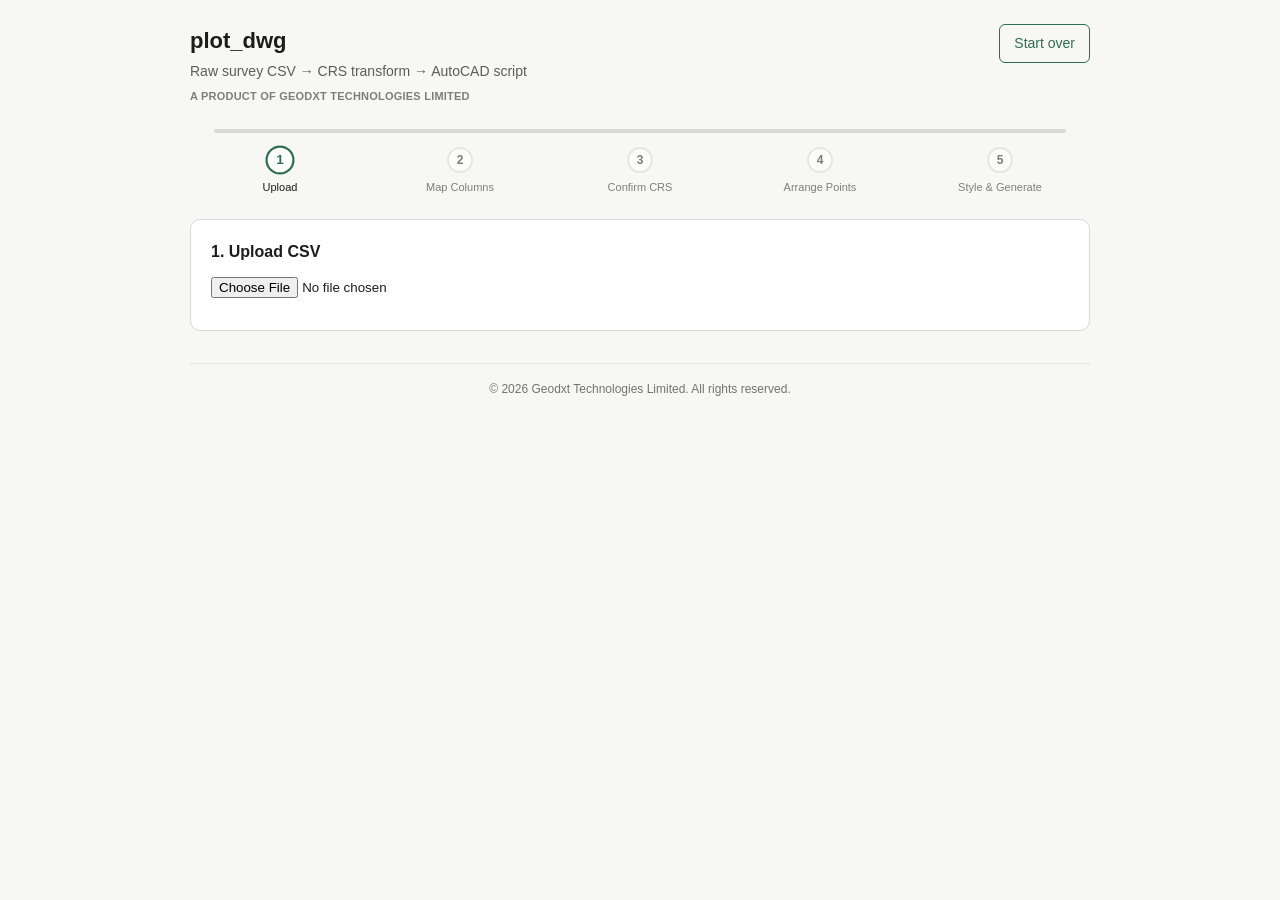
<file: frontend/index.html>
<!doctype html>
<html lang="en">
<head>
<meta charset="utf-8" />
<meta name="viewport" content="width=device-width, initial-scale=1" />
<title>plot_dwg — Upload</title>
<link rel="stylesheet" href="style.css" />
</head>
<body data-stage="1">
<header>
  <div class="header-row">
    <div>
      <h1>plot_dwg</h1>
      <p class="tagline">Raw survey CSV &rarr; CRS transform &rarr; AutoCAD script</p>
      <p class="brand">A product of Geodxt Technologies Limited</p>
    </div>
    <button id="btn-start-over" class="secondary">Start over</button>
  </div>
</header>

<div id="stepper" class="stepper"></div>

<main>
  <section class="card">
    <h2>1. Upload CSV</h2>
    <input type="file" id="file-input" accept=".csv" />
    <p id="upload-status" class="hint"></p>
  </section>
</main>

<footer>
  <p>&copy; <span id="footer-year"></span> Geodxt Technologies Limited. All rights reserved.</p>
</footer>

<script src="app.js"></script>
</body>
</html>
</file>
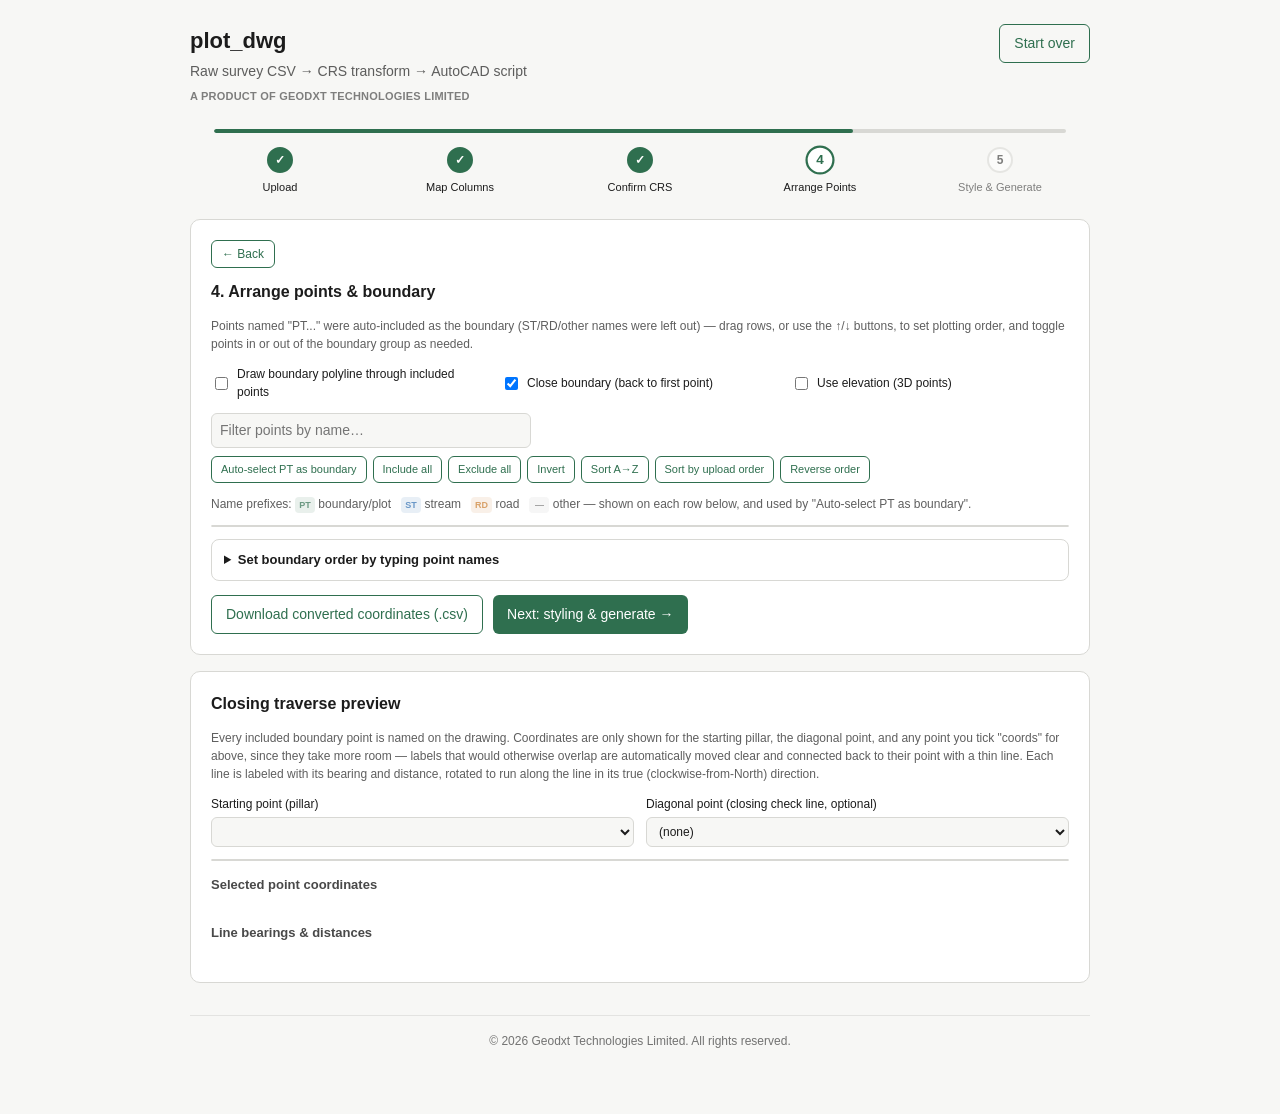
<file: frontend/arrange.html>
<!doctype html>
<html lang="en">
<head>
<meta charset="utf-8" />
<meta name="viewport" content="width=device-width, initial-scale=1" />
<title>plot_dwg — Arrange Points</title>
<link rel="stylesheet" href="style.css" />
</head>
<body data-stage="4">
<header>
  <div class="header-row">
    <div>
      <h1>plot_dwg</h1>
      <p class="tagline">Raw survey CSV &rarr; CRS transform &rarr; AutoCAD script</p>
      <p class="brand">A product of Geodxt Technologies Limited</p>
    </div>
    <button id="btn-start-over" class="secondary">Start over</button>
  </div>
</header>

<div id="stepper" class="stepper"></div>

<main>
  <section class="card">
    <button class="secondary btn-back" data-target="crs.html">&larr; Back</button>
    <h2>4. Arrange points &amp; boundary</h2>
    <p class="hint">Points named "PT..." were auto-included as the boundary (ST/RD/other names were left out) — drag rows, or use the ↑/↓ buttons, to set plotting order, and toggle points in or out of the boundary group as needed.</p>
    <div class="grid">
      <label class="inline"><input type="checkbox" id="opt-draw-boundary" /> Draw boundary polyline through included points</label>
      <label class="inline"><input type="checkbox" id="opt-closed" checked /> Close boundary (back to first point)</label>
      <label class="inline"><input type="checkbox" id="opt-3d" /> Use elevation (3D points)</label>
    </div>

    <div class="arrange-toolbar">
      <input type="text" id="point-filter" placeholder="Filter points by name…" />
      <div class="toolbar-buttons">
        <button type="button" id="btn-auto-select-pt" class="secondary small" title='Include only points whose name starts with "PT"'>Auto-select PT as boundary</button>
        <button type="button" id="btn-boundary-all" class="secondary small">Include all</button>
        <button type="button" id="btn-boundary-none" class="secondary small">Exclude all</button>
        <button type="button" id="btn-boundary-invert" class="secondary small">Invert</button>
        <button type="button" id="btn-sort-name" class="secondary small">Sort A→Z</button>
        <button type="button" id="btn-sort-original" class="secondary small">Sort by upload order</button>
        <button type="button" id="btn-reverse-order" class="secondary small">Reverse order</button>
      </div>
    </div>
    <p class="hint">Name prefixes: <span class="type-badge type-pt">PT</span> boundary/plot &nbsp; <span class="type-badge type-st">ST</span> stream &nbsp; <span class="type-badge type-rd">RD</span> road &nbsp; <span class="type-badge type-other">—</span> other — shown on each row below, and used by "Auto-select PT as boundary".</p>

    <ul id="point-list" class="point-list"></ul>

    <details class="order-by-name">
      <summary>Set boundary order by typing point names</summary>
      <p class="hint">Paste or type point names in the order the boundary should trace, separated by commas or new lines. Points you don't mention keep their current relative order and are moved to the end.</p>
      <textarea id="order-by-name-input" rows="3" placeholder="PL1, PL2, PL3, PL4, PL5, PEG 1, PEG 2, PEG 3..."></textarea>
      <button type="button" id="btn-apply-name-order" class="secondary">Apply order</button>
      <p id="order-by-name-status" class="hint"></p>
    </details>

    <div class="actions">
      <button id="btn-download-csv" class="secondary">Download converted coordinates (.csv)</button>
      <button id="btn-style">Next: styling &amp; generate &rarr;</button>
    </div>
  </section>

  <section class="card">
    <h2>Closing traverse preview</h2>
    <p class="hint">Every included boundary point is named on the drawing. Coordinates are only shown for the starting pillar, the diagonal point, and any point you tick "coords" for above, since they take more room — labels that would otherwise overlap are automatically moved clear and connected back to their point with a thin line. Each line is labeled with its bearing and distance, rotated to run along the line in its true (clockwise-from-North) direction.</p>
    <div class="grid">
      <label>Starting point (pillar)
        <select id="traverse-start"></select>
      </label>
      <label>Diagonal point (closing check line, optional)
        <select id="traverse-diagonal"><option value="">(none)</option></select>
      </label>
    </div>
    <div id="traverse-svg" class="traverse-svg"></div>
    <p id="traverse-stats" class="traverse-stats"></p>
    <h3>Selected point coordinates</h3>
    <div class="table-wrap">
      <table id="traverse-points-table" class="preview"></table>
    </div>
    <h3>Line bearings &amp; distances</h3>
    <div class="table-wrap">
      <table id="traverse-table" class="preview"></table>
    </div>
  </section>
</main>

<footer>
  <p>&copy; <span id="footer-year"></span> Geodxt Technologies Limited. All rights reserved.</p>
</footer>

<script src="app.js"></script>
</body>
</html>
</file>
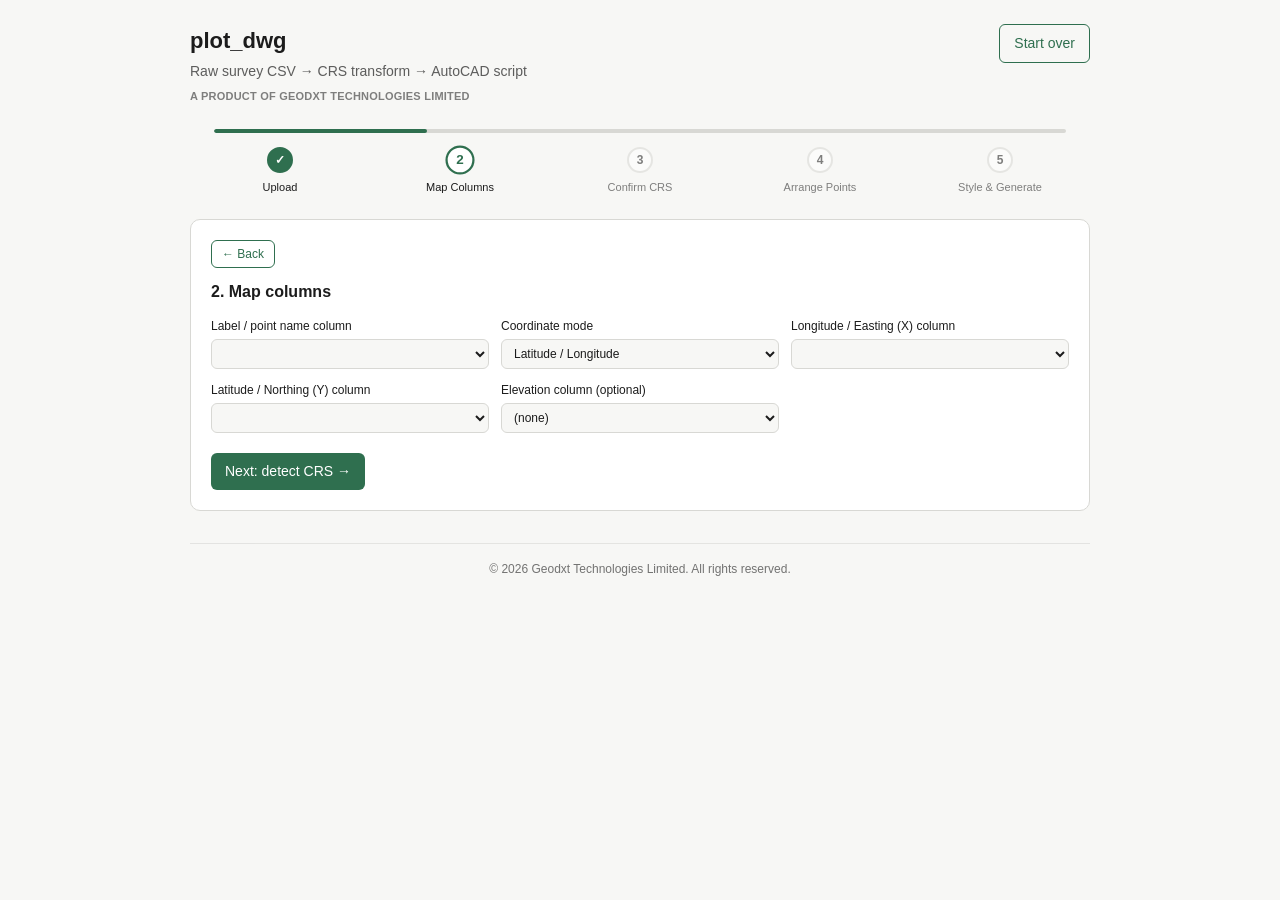
<file: frontend/columns.html>
<!doctype html>
<html lang="en">
<head>
<meta charset="utf-8" />
<meta name="viewport" content="width=device-width, initial-scale=1" />
<title>plot_dwg — Map Columns</title>
<link rel="stylesheet" href="style.css" />
</head>
<body data-stage="2">
<header>
  <div class="header-row">
    <div>
      <h1>plot_dwg</h1>
      <p class="tagline">Raw survey CSV &rarr; CRS transform &rarr; AutoCAD script</p>
      <p class="brand">A product of Geodxt Technologies Limited</p>
    </div>
    <button id="btn-start-over" class="secondary">Start over</button>
  </div>
</header>

<div id="stepper" class="stepper"></div>

<main>
  <section class="card">
    <button class="secondary btn-back" data-target="index.html">&larr; Back</button>
    <h2>2. Map columns</h2>
    <div class="grid">
      <label>Label / point name column
        <select id="col-label"></select>
      </label>
      <label>Coordinate mode
        <select id="coord-mode">
          <option value="latlong">Latitude / Longitude</option>
          <option value="northeast">North / East (already projected)</option>
        </select>
      </label>
      <label id="lbl-x">Longitude / Easting (X) column
        <select id="col-x"></select>
      </label>
      <label id="lbl-y">Latitude / Northing (Y) column
        <select id="col-y"></select>
      </label>
      <label>Elevation column (optional)
        <select id="col-z"><option value="">(none)</option></select>
      </label>
    </div>
    <table id="preview-table" class="preview"></table>
    <button id="btn-detect-crs">Next: detect CRS &rarr;</button>
  </section>
</main>

<footer>
  <p>&copy; <span id="footer-year"></span> Geodxt Technologies Limited. All rights reserved.</p>
</footer>

<script src="app.js"></script>
</body>
</html>
</file>
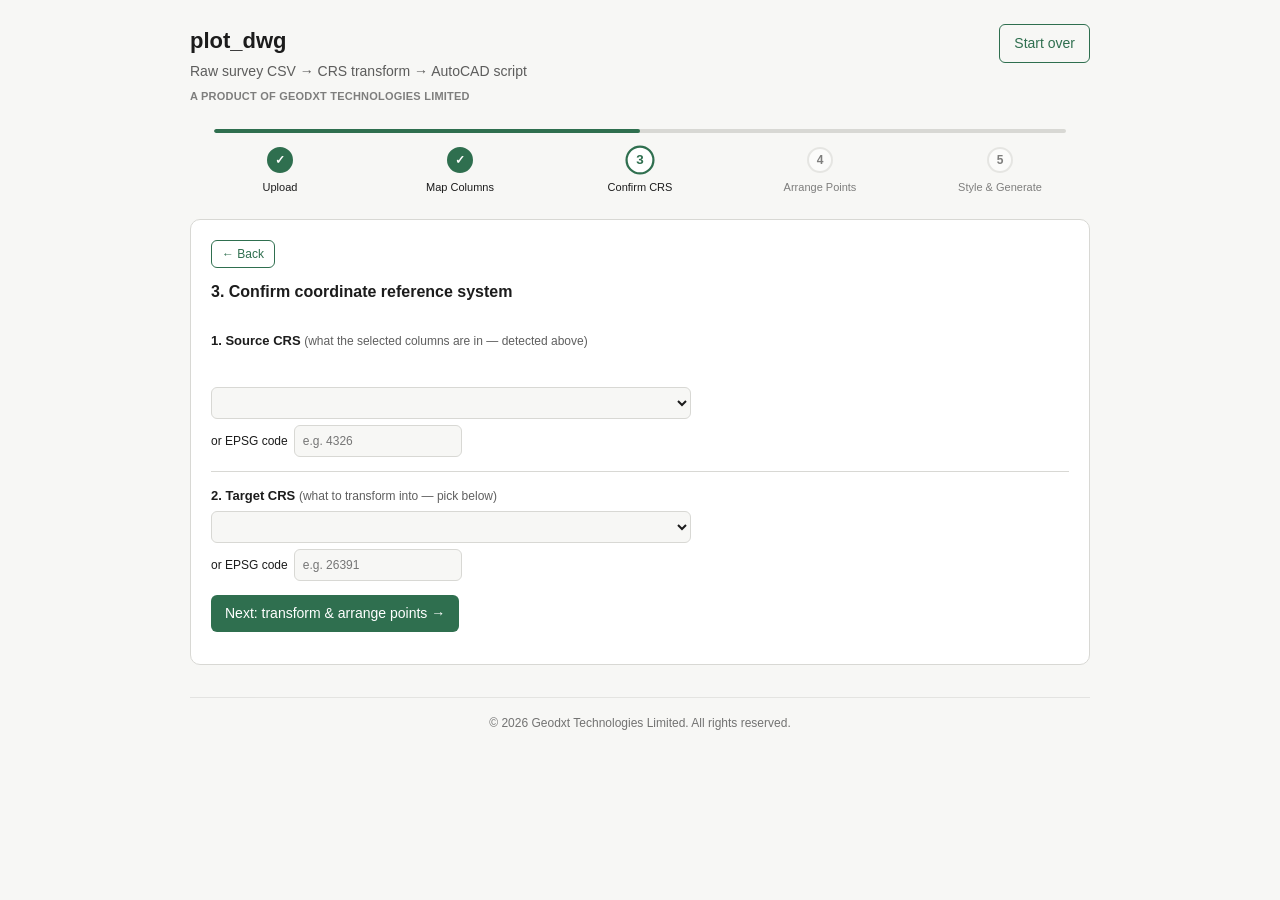
<file: frontend/crs.html>
<!doctype html>
<html lang="en">
<head>
<meta charset="utf-8" />
<meta name="viewport" content="width=device-width, initial-scale=1" />
<title>plot_dwg — Confirm CRS</title>
<link rel="stylesheet" href="style.css" />
</head>
<body data-stage="3">
<header>
  <div class="header-row">
    <div>
      <h1>plot_dwg</h1>
      <p class="tagline">Raw survey CSV &rarr; CRS transform &rarr; AutoCAD script</p>
      <p class="brand">A product of Geodxt Technologies Limited</p>
    </div>
    <button id="btn-start-over" class="secondary">Start over</button>
  </div>
</header>

<div id="stepper" class="stepper"></div>

<main>
  <section class="card">
    <button class="secondary btn-back" data-target="columns.html">&larr; Back</button>
    <h2>3. Confirm coordinate reference system</h2>
    <div class="crs-block">
      <h3>1. Source CRS <span class="hint">(what the selected columns are in — detected above)</span></h3>
      <p id="crs-guess-note" class="hint"></p>
      <select id="src-crs"></select>
      <label class="inline">or EPSG code <input type="number" id="src-epsg-custom" placeholder="e.g. 4326" /></label>
    </div>
    <div class="crs-block">
      <h3>2. Target CRS <span class="hint">(what to transform into — pick below)</span></h3>
      <select id="dst-crs"></select>
      <label class="inline">or EPSG code <input type="number" id="dst-epsg-custom" placeholder="e.g. 26391" /></label>
    </div>
    <button id="btn-transform">Next: transform &amp; arrange points &rarr;</button>
    <p id="transform-status" class="hint"></p>
  </section>
</main>

<footer>
  <p>&copy; <span id="footer-year"></span> Geodxt Technologies Limited. All rights reserved.</p>
</footer>

<script src="app.js"></script>
</body>
</html>
</file>
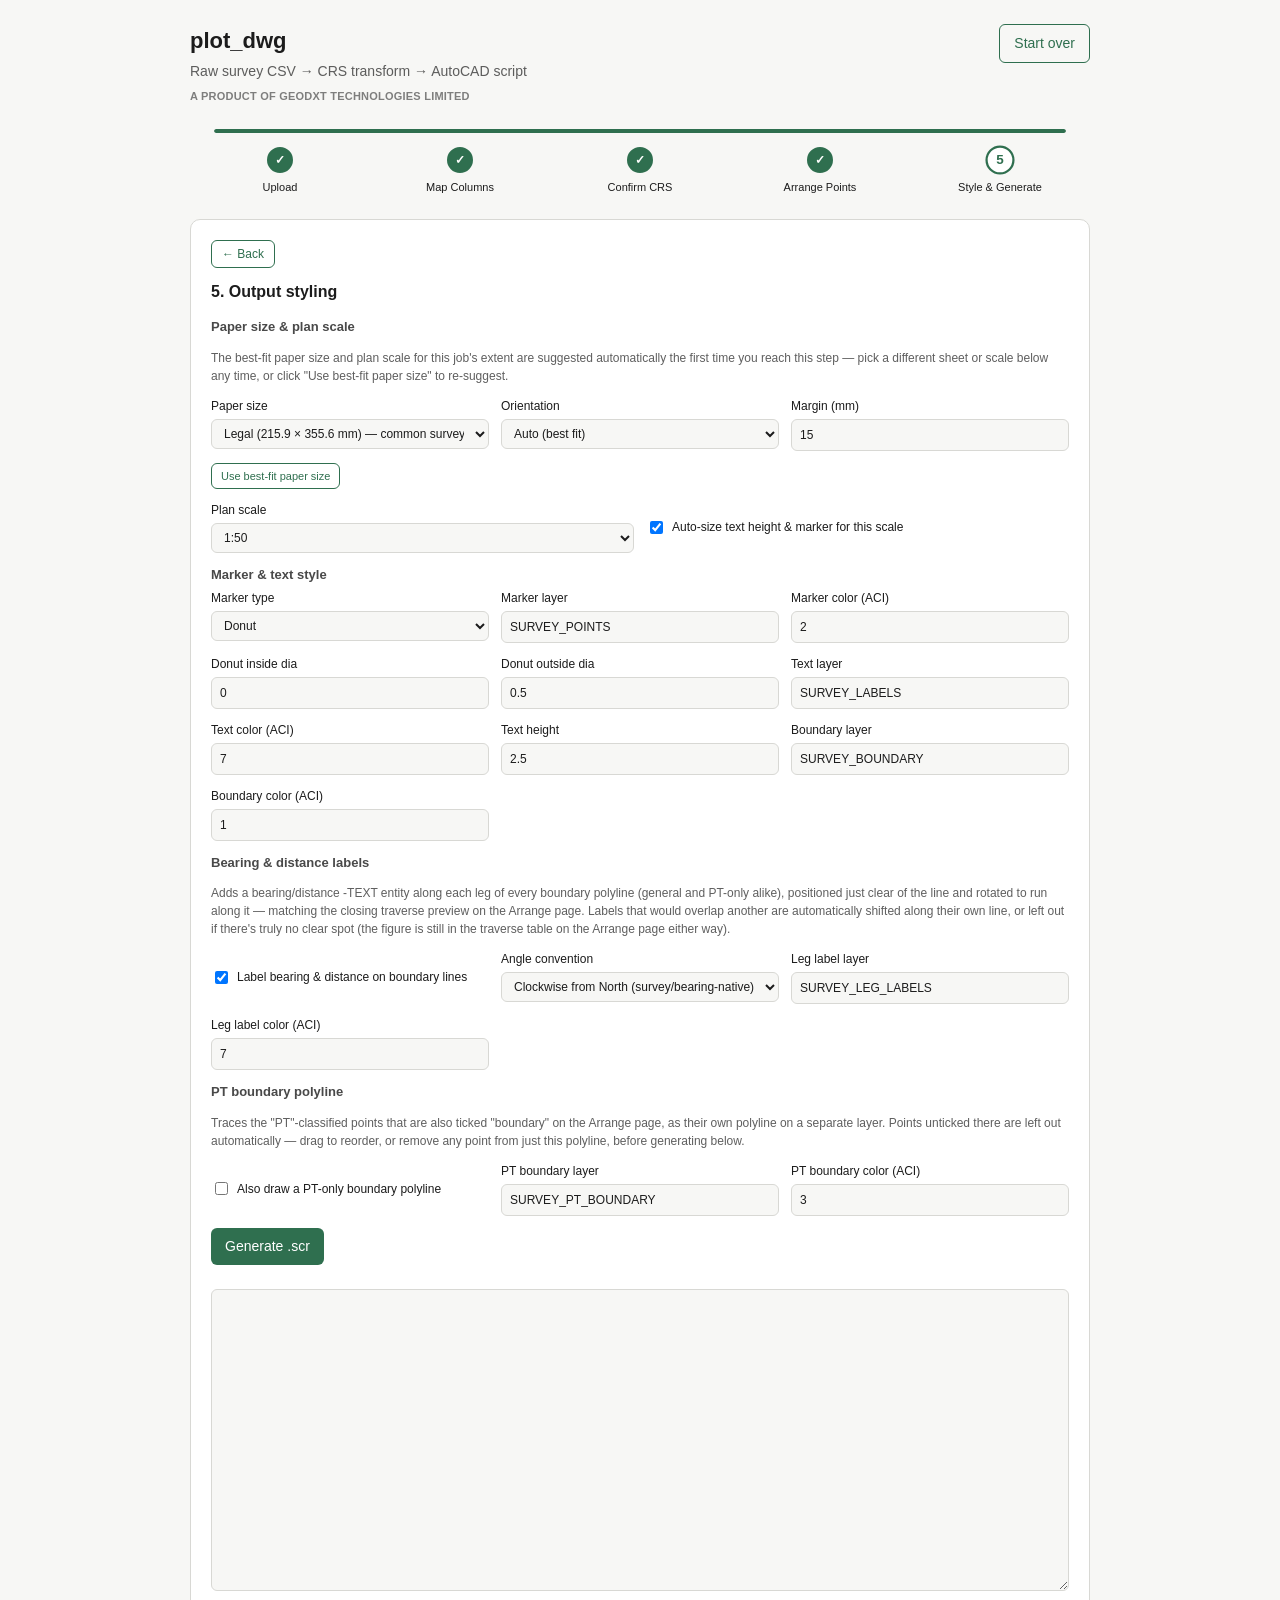
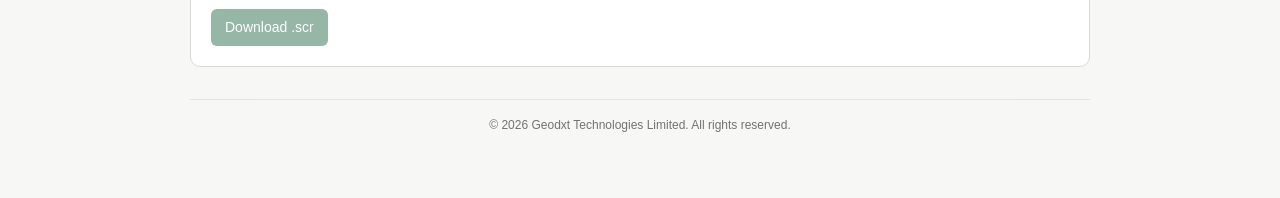
<file: frontend/style.html>
<!doctype html>
<html lang="en">
<head>
<meta charset="utf-8" />
<meta name="viewport" content="width=device-width, initial-scale=1" />
<title>plot_dwg — Style &amp; Generate</title>
<link rel="stylesheet" href="style.css" />
</head>
<body data-stage="5">
<header>
  <div class="header-row">
    <div>
      <h1>plot_dwg</h1>
      <p class="tagline">Raw survey CSV &rarr; CRS transform &rarr; AutoCAD script</p>
      <p class="brand">A product of Geodxt Technologies Limited</p>
    </div>
    <button id="btn-start-over" class="secondary">Start over</button>
  </div>
</header>

<div id="stepper" class="stepper"></div>

<main>
  <section class="card">
    <button class="secondary btn-back" data-target="arrange.html">&larr; Back</button>
    <h2>5. Output styling</h2>

    <h3>Paper size &amp; plan scale</h3>
    <p class="hint">The best-fit paper size and plan scale for this job's extent are suggested automatically the first time you reach this step — pick a different sheet or scale below any time, or click "Use best-fit paper size" to re-suggest.</p>
    <div class="grid">
      <label>Paper size
        <select id="paper-size">
          <option value="Legal" selected>Legal (215.9 × 355.6 mm) — common survey plan size</option>
          <option value="A0">A0 (841 × 1189 mm)</option>
          <option value="A1">A1 (594 × 841 mm)</option>
          <option value="A2">A2 (420 × 594 mm)</option>
          <option value="A3">A3 (297 × 420 mm)</option>
          <option value="A4">A4 (210 × 297 mm)</option>
          <option value="custom">Custom…</option>
        </select>
      </label>
      <label>Orientation
        <select id="paper-orientation">
          <option value="auto" selected>Auto (best fit)</option>
          <option value="portrait">Portrait</option>
          <option value="landscape">Landscape</option>
        </select>
      </label>
      <label>Margin (mm) <input type="number" id="paper-margin" value="15" min="0" /></label>
      <label id="lbl-custom-w" hidden>Custom width (mm) <input type="number" id="paper-custom-w" value="841" /></label>
      <label id="lbl-custom-h" hidden>Custom height (mm) <input type="number" id="paper-custom-h" value="594" /></label>
    </div>
    <p id="paper-suggestion" class="hint"></p>
    <button type="button" id="btn-suggest-paper" class="secondary small">Use best-fit paper size</button>
    <p id="scale-suggestion" class="hint"></p>
    <div class="grid">
      <label>Plan scale
        <select id="plan-scale">
          <option value="50">1:50</option>
          <option value="100">1:100</option>
          <option value="200">1:200</option>
          <option value="250">1:250</option>
          <option value="500">1:500</option>
          <option value="750">1:750</option>
          <option value="1000">1:1000</option>
          <option value="1250">1:1250</option>
          <option value="1500">1:1500</option>
          <option value="2000">1:2000</option>
          <option value="2500">1:2500</option>
          <option value="5000">1:5000</option>
          <option value="10000">1:10000</option>
          <option value="20000">1:20000</option>
        </select>
      </label>
      <label class="inline"><input type="checkbox" id="auto-annotation-size" checked /> Auto-size text height &amp; marker for this scale</label>
    </div>

    <h3>Marker &amp; text style</h3>
    <div class="grid">
      <label>Marker type
        <select id="style-marker-type">
          <option value="DONUT" selected>Donut</option>
          <option value="POINT">Point (requires PDMODE set in AutoCAD)</option>
          <option value="NONE">None (labels only)</option>
        </select>
      </label>
      <label>Marker layer <input type="text" id="style-marker-layer" value="SURVEY_POINTS" /></label>
      <label>Marker color (ACI) <input type="number" id="style-marker-color" value="2" /></label>
      <label>Donut inside dia <input type="number" id="style-donut-inside" value="0" step="0.1" /></label>
      <label>Donut outside dia <input type="number" id="style-donut-outside" value="0.5" step="0.1" /></label>
      <label>Text layer <input type="text" id="style-text-layer" value="SURVEY_LABELS" /></label>
      <label>Text color (ACI) <input type="number" id="style-text-color" value="7" /></label>
      <label>Text height <input type="number" id="style-text-height" value="2.5" step="0.1" /></label>
      <label>Boundary layer <input type="text" id="style-boundary-layer" value="SURVEY_BOUNDARY" /></label>
      <label>Boundary color (ACI) <input type="number" id="style-boundary-color" value="1" /></label>
    </div>

    <h3>Bearing &amp; distance labels</h3>
    <p class="hint">Adds a bearing/distance -TEXT entity along each leg of every boundary polyline (general and PT-only alike), positioned just clear of the line and rotated to run along it — matching the closing traverse preview on the Arrange page. Labels that would overlap another are automatically shifted along their own line, or left out if there's truly no clear spot (the figure is still in the traverse table on the Arrange page either way).</p>
    <div class="grid">
      <label class="inline"><input type="checkbox" id="opt-leg-labels" checked /> Label bearing &amp; distance on boundary lines</label>
      <label>Angle convention
        <select id="style-angle-convention">
          <option value="cw_north" selected>Clockwise from North (survey/bearing-native)</option>
          <option value="ccw_east">AutoCAD default (counterclockwise from East)</option>
        </select>
      </label>
      <label>Leg label layer <input type="text" id="style-leg-text-layer" value="SURVEY_LEG_LABELS" /></label>
      <label>Leg label color (ACI) <input type="number" id="style-leg-text-color" value="7" /></label>
    </div>

    <h3>PT boundary polyline</h3>
    <p class="hint">Traces the "PT"-classified points that are also ticked "boundary" on the Arrange page, as their own polyline on a separate layer. Points unticked there are left out automatically — drag to reorder, or remove any point from just this polyline, before generating below.</p>
    <div class="grid">
      <label class="inline"><input type="checkbox" id="opt-pt-boundary" /> Also draw a PT-only boundary polyline</label>
      <label>PT boundary layer <input type="text" id="style-pt-boundary-layer" value="SURVEY_PT_BOUNDARY" /></label>
      <label>PT boundary color (ACI) <input type="number" id="style-pt-boundary-color" value="3" /></label>
    </div>
    <ul id="pt-boundary-list" class="point-list pt-boundary-list" hidden></ul>
    <button type="button" id="btn-pt-boundary-reset" class="secondary small" hidden>Reset to current PT selection</button>

    <button id="btn-generate">Generate .scr</button>
    <p id="generate-status" class="hint"></p>
    <textarea id="scr-output" readonly rows="16"></textarea>
    <button id="btn-download" disabled>Download .scr</button>
  </section>
</main>

<footer>
  <p>&copy; <span id="footer-year"></span> Geodxt Technologies Limited. All rights reserved.</p>
</footer>

<script src="app.js"></script>
</body>
</html>
</file>
<file: frontend/style.css>
:root {
  color-scheme: light dark;
  --bg: #f7f7f5;
  --fg: #1c1c1c;
  --card: #ffffff;
  --border: #d8d8d4;
  --accent: #2f6f4f;
}
@media (prefers-color-scheme: dark) {
  :root { --bg: #1c1c1c; --fg: #eaeaea; --card: #262626; --border: #3a3a3a; }
}

* { box-sizing: border-box; }
/* Author-origin `label { display: flex }` etc. below would otherwise beat the
   browser's built-in `[hidden] { display: none }` (author styles always win
   over user-agent styles regardless of specificity), silently breaking any
   `el.hidden = true` toggle on a flex/grid child. Restate it explicitly. */
[hidden] { display: none !important; }
body {
  margin: 0;
  background: var(--bg);
  color: var(--fg);
  font: 14px/1.5 -apple-system, BlinkMacSystemFont, "Segoe UI", sans-serif;
  padding: 24px 16px 64px;
}
header { max-width: 900px; margin: 0 auto 24px; }
.header-row { display: flex; justify-content: space-between; align-items: flex-start; gap: 12px; flex-wrap: wrap; }
h1 { margin: 0 0 4px; font-size: 22px; }
.tagline { margin: 0; opacity: 0.7; }
.brand { margin: 6px 0 0; font-size: 11px; font-weight: 600; letter-spacing: 0.02em; text-transform: uppercase; opacity: 0.55; }
main { max-width: 900px; margin: 0 auto; display: flex; flex-direction: column; gap: 16px; }

footer {
  max-width: 900px;
  margin: 32px auto 0;
  padding-top: 16px;
  border-top: 1px solid var(--border);
  font-size: 12px;
  opacity: 0.6;
  text-align: center;
}
footer p { margin: 0; }

.card {
  background: var(--card);
  border: 1px solid var(--border);
  border-radius: 10px;
  padding: 20px;
  animation: card-in 0.35s ease;
}
@keyframes card-in {
  from { opacity: 0; transform: translateY(6px); }
  to { opacity: 1; transform: translateY(0); }
}
.card h2 { margin-top: 0; font-size: 16px; }
.btn-back { margin-bottom: 12px; font-size: 12px; padding: 4px 10px; }
.card h3 { font-size: 13px; margin: 8px 0 4px; opacity: 0.8; }

.crs-block {
  display: flex;
  flex-direction: column;
  gap: 6px;
  padding: 14px 0;
  border-bottom: 1px solid var(--border);
}
.crs-block:last-of-type { border-bottom: none; }
.crs-block h3 { font-size: 13px; margin: 0; opacity: 1; font-weight: 600; }
.crs-block h3 .hint { font-weight: 400; opacity: 0.7; font-size: 12px; }
.crs-block select { max-width: 480px; }

/* ---- animated stage stepper ---- */
.stepper { max-width: 900px; margin: 0 auto 24px; }
.stepper-track {
  position: relative;
  height: 4px;
  background: var(--border);
  border-radius: 2px;
  margin: 0 24px 14px;
  overflow: hidden;
}
.stepper-fill {
  position: absolute;
  left: 0; top: 0; height: 100%;
  width: 0%;
  background: var(--accent);
  border-radius: 2px;
  transition: width 0.6s cubic-bezier(.4,0,.2,1);
}
.stepper-list {
  display: flex;
  justify-content: space-between;
  list-style: none;
  margin: 0;
  padding: 0;
}
.stepper-item {
  display: flex;
  flex-direction: column;
  align-items: center;
  gap: 6px;
  flex: 1;
  font-size: 11px;
  text-align: center;
  opacity: 0.55;
  transition: opacity 0.3s ease;
}
.stepper-item.done, .stepper-item.active { opacity: 1; }
.stepper-item.clickable { cursor: pointer; }
.stepper-dot {
  width: 26px;
  height: 26px;
  border-radius: 50%;
  display: flex;
  align-items: center;
  justify-content: center;
  background: var(--card);
  border: 2px solid var(--border);
  font-weight: 600;
  font-size: 12px;
  transition: background 0.3s ease, border-color 0.3s ease, color 0.3s ease, transform 0.3s ease;
}
.stepper-item.done .stepper-dot {
  background: var(--accent);
  border-color: var(--accent);
  color: #fff;
}
.stepper-item.active .stepper-dot {
  border-color: var(--accent);
  color: var(--accent);
  transform: scale(1.12);
  animation: stepper-pulse 1.8s infinite;
}
@keyframes stepper-pulse {
  0% { box-shadow: 0 0 0 0 rgba(47, 111, 79, 0.45); }
  70% { box-shadow: 0 0 0 9px rgba(47, 111, 79, 0); }
  100% { box-shadow: 0 0 0 0 rgba(47, 111, 79, 0); }
}
.stepper-label { max-width: 90px; }

.grid {
  display: grid;
  grid-template-columns: repeat(auto-fit, minmax(220px, 1fr));
  gap: 12px;
  margin-bottom: 12px;
}
label { display: flex; flex-direction: column; gap: 4px; font-size: 12px; }
label.inline { flex-direction: row; align-items: center; gap: 6px; }
select, input[type="text"], input[type="number"], textarea {
  font: inherit;
  padding: 6px 8px;
  border-radius: 6px;
  border: 1px solid var(--border);
  background: var(--bg);
  color: var(--fg);
}
button {
  font: inherit;
  padding: 8px 14px;
  border-radius: 6px;
  border: none;
  background: var(--accent);
  color: white;
  cursor: pointer;
}
button:disabled { opacity: 0.5; cursor: not-allowed; }
button.secondary { background: transparent; color: var(--accent); border: 1px solid var(--accent); }
button.small { padding: 4px 9px; font-size: 11px; }
.actions { display: flex; gap: 10px; flex-wrap: wrap; }
.hint { font-size: 12px; opacity: 0.7; }

.arrange-toolbar { display: flex; flex-direction: column; gap: 8px; margin: 12px 0; }
.arrange-toolbar #point-filter { width: 100%; max-width: 320px; }
.toolbar-buttons { display: flex; gap: 6px; flex-wrap: wrap; }

.order-by-name { margin: 4px 0 14px; border: 1px solid var(--border); border-radius: 8px; padding: 10px 12px; }
.order-by-name summary { cursor: pointer; font-size: 13px; font-weight: 600; }
.order-by-name textarea { width: 100%; margin: 8px 0; font-size: 12px; }

.preview { width: 100%; border-collapse: collapse; font-size: 11px; margin: 8px 0; overflow-x: auto; display: block; }
.preview th, .preview td { border: 1px solid var(--border); padding: 4px 6px; text-align: left; white-space: nowrap; }

.point-list { list-style: none; margin: 0 0 12px; padding: 0; max-height: 320px; overflow-y: auto; border: 1px solid var(--border); border-radius: 6px; }
.point-list li {
  display: flex;
  align-items: center;
  gap: 10px;
  padding: 6px 10px;
  border-bottom: 1px solid var(--border);
  cursor: grab;
  background: var(--card);
}
.point-list li:last-child { border-bottom: none; }
.point-list li.dragging { opacity: 0.4; }
.point-list li .handle { opacity: 0.5; }
.point-list li .label { font-weight: 600; min-width: 90px; }
.point-list li .coords { opacity: 0.7; flex: 1; }
.point-list li .toggle-group { display: flex; align-items: center; gap: 3px; font-size: 10px; opacity: 0.75; }
.point-list li .reorder-btns { display: flex; flex-direction: column; gap: 2px; }
.point-list li .reorder-btns button {
  padding: 0 5px;
  font-size: 9px;
  line-height: 1.5;
  background: transparent;
  color: var(--fg);
  border: 1px solid var(--border);
  border-radius: 3px;
}
.point-list li .reorder-btns button:disabled { opacity: 0.25; }
.point-list li[hidden] { display: none; }

.pt-boundary-list { margin-top: 8px; }
.pt-boundary-list li .label { flex: 1; }
.pt-boundary-list li .btn-remove {
  background: transparent;
  border: 1px solid var(--border);
  color: var(--fg);
  border-radius: 4px;
  font-size: 11px;
  padding: 2px 7px;
  cursor: pointer;
}
.pt-boundary-list li .btn-remove:hover { border-color: #c0392b; color: #c0392b; }

.type-badge {
  display: inline-block;
  min-width: 20px;
  text-align: center;
  font-size: 9px;
  font-weight: 700;
  padding: 2px 4px;
  border-radius: 4px;
  line-height: 1.4;
}
.type-badge.type-pt { background: rgba(47, 111, 79, 0.15); color: var(--accent); }
.type-badge.type-st { background: rgba(43, 108, 176, 0.15); color: #2b6cb0; }
.type-badge.type-rd { background: rgba(201, 122, 43, 0.15); color: #c97a2b; }
.type-badge.type-other { background: rgba(128, 128, 128, 0.15); color: var(--fg); opacity: 0.6; }

textarea { width: 100%; font-family: ui-monospace, SFMono-Regular, Menlo, monospace; font-size: 12px; margin: 12px 0; }

/* ---- traverse preview ---- */
.traverse-svg {
  width: 100%;
  border: 1px solid var(--border);
  border-radius: 8px;
  background: var(--bg);
  margin: 12px 0;
  overflow: hidden;
}
.traverse-drawing { width: 100%; height: auto; display: block; }
.trav-boundary { fill: rgba(47, 111, 79, 0.08); stroke: var(--accent); stroke-width: 2; }
.trav-diagonal { stroke: #c97a2b; stroke-width: 1.5; stroke-dasharray: 6 4; }
.trav-pt { fill: var(--card); stroke: var(--fg); stroke-width: 1.5; }
.trav-pt-start { fill: var(--accent); stroke: var(--accent); }
.trav-pt-diag { fill: #c97a2b; stroke: #c97a2b; }
.trav-pt-label, .trav-pt-coords, .trav-leg-label {
  paint-order: stroke;
  stroke: var(--bg);
  stroke-width: 3px;
  stroke-linejoin: round;
}
.trav-pt-label { font-size: 10px; fill: var(--fg); font-weight: 600; }
.trav-pt-coords { font-size: 8.5px; fill: var(--fg); opacity: 0.85; }
.trav-leg-label { font-size: 9px; fill: var(--fg); opacity: 0.9; }
.trav-diagonal-label { fill: #c97a2b; }
.trav-leader { stroke: #888; stroke-width: 1; stroke-dasharray: 2 2; }
.trav-leader-arrowhead { fill: #888; }
.traverse-stats { font-size: 13px; margin: 4px 0 14px; }
.table-wrap { overflow-x: auto; }
tr.trav-diagonal-row td { font-style: italic; opacity: 0.85; }
</file>
